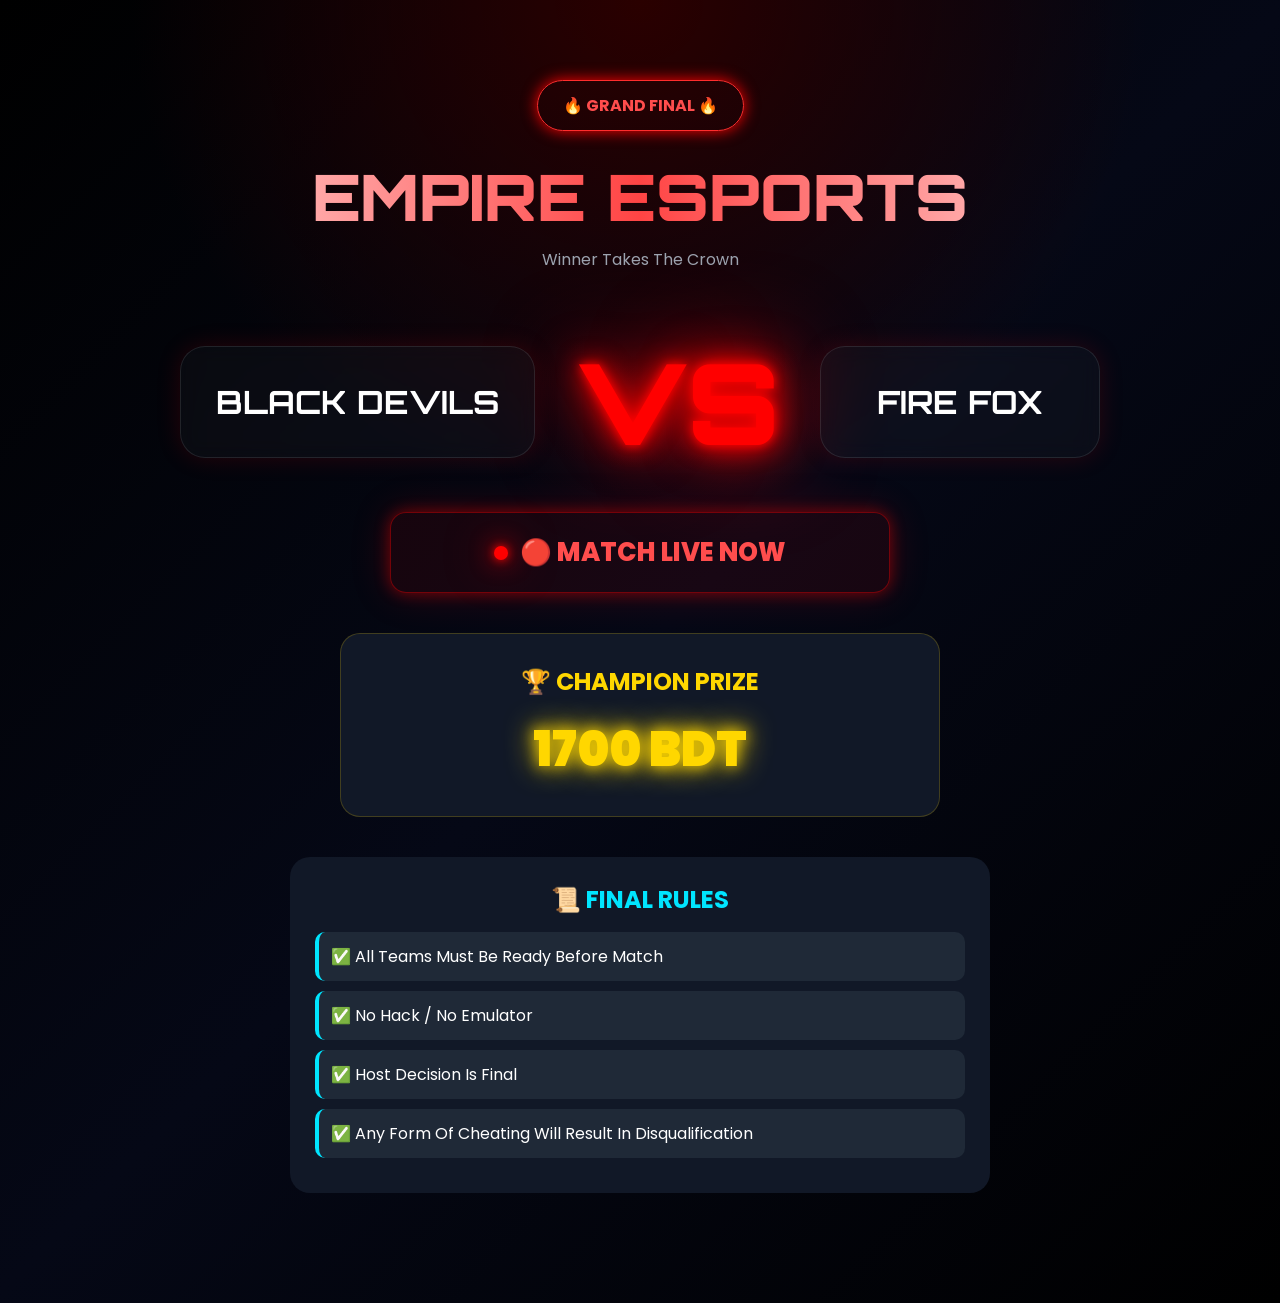
<file: index.html>
<!DOCTYPE html>
<html lang="en">
<head>
<meta charset="UTF-8">
<meta name="viewport" content="width=device-width, initial-scale=1.0">
<title>EMPIRE ESPORTS GRAND FINAL</title>

<link href="https://fonts.googleapis.com/css2?family=Orbitron:wght@500;700;800;900&family=Poppins:wght@300;400;500;600;700&display=swap" rel="stylesheet">

<style>
*{
margin:0;
padding:0;
box-sizing:border-box;
}

body{
font-family:'Poppins',sans-serif;
background:
radial-gradient(circle at top,#2a0000 0%,transparent 35%),
linear-gradient(135deg,#000000,#050816,#000000);
color:white;
min-height:100vh;
overflow-x:hidden;
}

.hero{
text-align:center;
padding:80px 20px;
}

.badge{
display:inline-block;
padding:12px 25px;
border:1px solid #ff2d2d;
border-radius:50px;
color:#ff4d4d;
font-weight:700;
box-shadow:0 0 15px #ff0000;
}

.title{
font-family:'Orbitron',sans-serif;
font-size:4rem;
font-weight:900;
margin-top:25px;
background:linear-gradient(90deg,#fff,#ff4444,#fff);
-webkit-background-clip:text;
-webkit-text-fill-color:transparent;
}

.subtitle{
color:#9ca3af;
margin-top:10px;
}

.vs-container{
display:flex;
justify-content:center;
align-items:center;
gap:40px;
margin-top:60px;
flex-wrap:wrap;
}

.team{
background:rgba(255,255,255,.03);
border:1px solid rgba(255,255,255,.1);
padding:35px;
border-radius:25px;
min-width:280px;
backdrop-filter:blur(10px);
box-shadow:0 0 25px rgba(255,0,0,.15);
}

.team h2{
font-family:'Orbitron',sans-serif;
font-size:2rem;
}

.vs{
font-family:'Orbitron',sans-serif;
font-size:7rem;
font-weight:900;
color:#ff0000;
text-shadow:
0 0 10px #ff0000,
0 0 25px #ff0000,
0 0 50px #ff0000,
0 0 100px #ff0000;
animation:glow 1.5s infinite alternate;
}

.countdown{
max-width:500px;
margin:40px auto;
}

/* --- নতুন কাউন্টডাউন ডিজাইন গ্রিড --- */
.timer-container{
display: flex;
justify-content: center;
gap: 15px;
margin-bottom: 25px;
}

.time-box{
background: rgba(255, 255, 255, 0.05);
border: 1px solid rgba(255, 45, 45, 0.3);
padding: 15px;
border-radius: 15px;
min-width: 80px;
box-shadow: 0 0 15px rgba(255, 0, 0, 0.05);
}

.time-box span{
font-family: 'Orbitron', sans-serif;
font-size: 2.2rem;
font-weight: 800;
color: #ff4d4d;
display: block;
text-shadow: 0 0 10px rgba(255, 77, 77, 0.5);
}

.time-box p{
font-size: 0.8rem;
color: #9ca3af;
text-transform: uppercase;
margin-top: 5px;
letter-spacing: 1px;
}

.live-match{
display:flex;
align-items:center;
justify-content:center;
gap:12px;
padding:20px;
border-radius:16px;
background:rgba(255,0,0,.08);
border:1px solid rgba(255,0,0,.4);
color:#ff4d4d;
font-size:1.6rem;
font-weight:800;
box-shadow:
0 0 15px rgba(255,0,0,.4),
0 0 40px rgba(255,0,0,.2);
animation:livePulse 2s infinite;
}

.live-dot{
width:14px;
height:14px;
border-radius:50%;
background:#ff0000;
box-shadow:
0 0 10px #ff0000,
0 0 25px #ff0000,
0 0 50px #ff0000;
animation:blink 1s infinite;
}

.prize{
max-width:600px;
margin:40px auto;
padding:30px;
background:#111827;
border-radius:20px;
text-align:center;
border:1px solid rgba(255,215,0,.2);
}

.prize h2{
color:#ffd700;
margin-bottom:15px;
}

.money{
font-size:3rem;
font-weight:900;
color:#ffd700;
text-shadow:
0 0 15px #ffd700,
0 0 30px #ffd700;
}

.rules{
max-width:700px;
margin:30px auto;
padding:25px;
background:#111827;
border-radius:20px;
text-align:center;
}

.rules h2{
color:#00e5ff;
margin-bottom:15px;
}

.rules li{
margin:10px 0;
list-style:none;
padding:12px;
background:#1f2937;
border-left:4px solid #00e5ff;
border-radius:10px;
text-align: left;
}

@keyframes glow{
from{
text-shadow:
0 0 10px #ff0000,
0 0 30px #ff0000;
}
to{
text-shadow:
0 0 20px #ff0000,
0 0 60px #ff0000,
0 0 120px #ff0000;
}
}

@keyframes blink{
0%{opacity:1;}
50%{opacity:.3;}
100%{opacity:1;}
}

@keyframes livePulse{
0%{
box-shadow:
0 0 15px rgba(255,0,0,.3);
}
50%{
box-shadow:
0 0 35px rgba(255,0,0,.6),
0 0 80px rgba(255,0,0,.3);
}
100%{
box-shadow:
0 0 15px rgba(255,0,0,.3);
}
}

@media(max-width:768px){

.title{
font-size:2.5rem;
}

.vs{
font-size:4rem;
margin: 20px 0;
}

.team{
width:100%;
}

.team h2{
font-size:1.4rem;
}

.time-box{
min-width: 65px;
padding: 10px;
}

.time-box span{
font-size: 1.6rem;
}

}
</style>
</head>
<body>

<div class="hero">

<div class="badge">🔥 GRAND FINAL 🔥</div>

<h1 class="title">EMPIRE ESPORTS</h1>

<p class="subtitle">Winner Takes The Crown</p>

<div class="vs-container">

<div class="team">
<h2>BLACK DEVILS</h2>
</div>

<div class="vs">VS</div>

<div class="team">
<h2>FIRE FOX</h2>
</div>

</div>

<!-- COUNTDOWN SECTION -->
<div class="countdown">
    
    <!-- নতুন টাইমার বক্স এলিমেন্ট -->
    <div class="timer-container" id="timerBox">
        <div class="time-box">
            <span id="days">00</span>
            <p>Days</p>
        </div>
        <div class="time-box">
            <span id="hours">00</span>
            <p>Hours</p>
        </div>
        <div class="time-box">
            <span id="minutes">00</span>
            <p>Min</p>
        </div>
        <div class="time-box">
            <span id="seconds">00</span>
            <p>Sec</p>
        </div>
    </div>

    <!-- লাইভ নোটিশ বক্স -->
    <div class="live-match" id="liveStatus" style="display: none;">
        <span class="live-dot"></span>
        🔴 MATCH LIVE NOW
    </div>
</div>

<div class="prize">
<h2>🏆 CHAMPION PRIZE</h2>
<div class="money">1700 BDT</div>
</div>

<div class="rules">
<h2>📜 FINAL RULES</h2>

<li>✅ All Teams Must Be Ready Before Match</li>
<li>✅ No Hack / No Emulator</li>
<li>✅ Host Decision Is Final</li>
<li>✅ Any Form Of Cheating Will Result In Disqualification</li>

</div>

</div>

<!-- JAVASCRIPT FOR COUNTDOWN -->
<script>
const targetDate = new Date("June 20, 2026 19:30:00").getTime();

const countdownInterval = setInterval(() => {
    const now = new Date().getTime();
    const distance = targetDate - now;

    // দিন, ঘণ্টা, মিনিট ও সেকেন্ড এর ম্যাথ ক্যালকুলেশন
    const days = Math.floor(distance / (1000 * 60 * 60 * 24));
    const hours = Math.floor((distance % (1000 * 60 * 60 * 24)) / (1000 * 60 * 60));
    const minutes = Math.floor((distance % (1000 * 60 * 60)) / (1000 * 60));
    const seconds = Math.floor((distance % (1000 * 60)) / 1000);

    // জিরো প্যাডিং (যেমন: ৫ সেকেন্ড থাকলে ০৫ দেখাবে)
    document.getElementById("days").innerText = days < 10 ? "0" + days : days;
    document.getElementById("hours").innerText = hours < 10 ? "0" + hours : hours;
    document.getElementById("minutes").innerText = minutes < 10 ? "0" + minutes : minutes;
    document.getElementById("seconds").innerText = seconds < 10 ? "0" + seconds : seconds;

    // কাউন্টডাউন শেষ হওয়ার পরের স্মার্ট সুইচ লজিক
    if (distance < 0) {
        clearInterval(countdownInterval);
        document.getElementById("timerBox").style.display = "none"; // টাইমার গায়েব হবে
        document.getElementById("liveStatus").style.display = "flex"; // লাইভ বক্স অন হবে
    } else {
        document.getElementById("timerBox").style.display = "flex";
        document.getElementById("liveStatus").style.display = "none";
    }
}, 1000);
</script>

</body>
</html>
</file>
